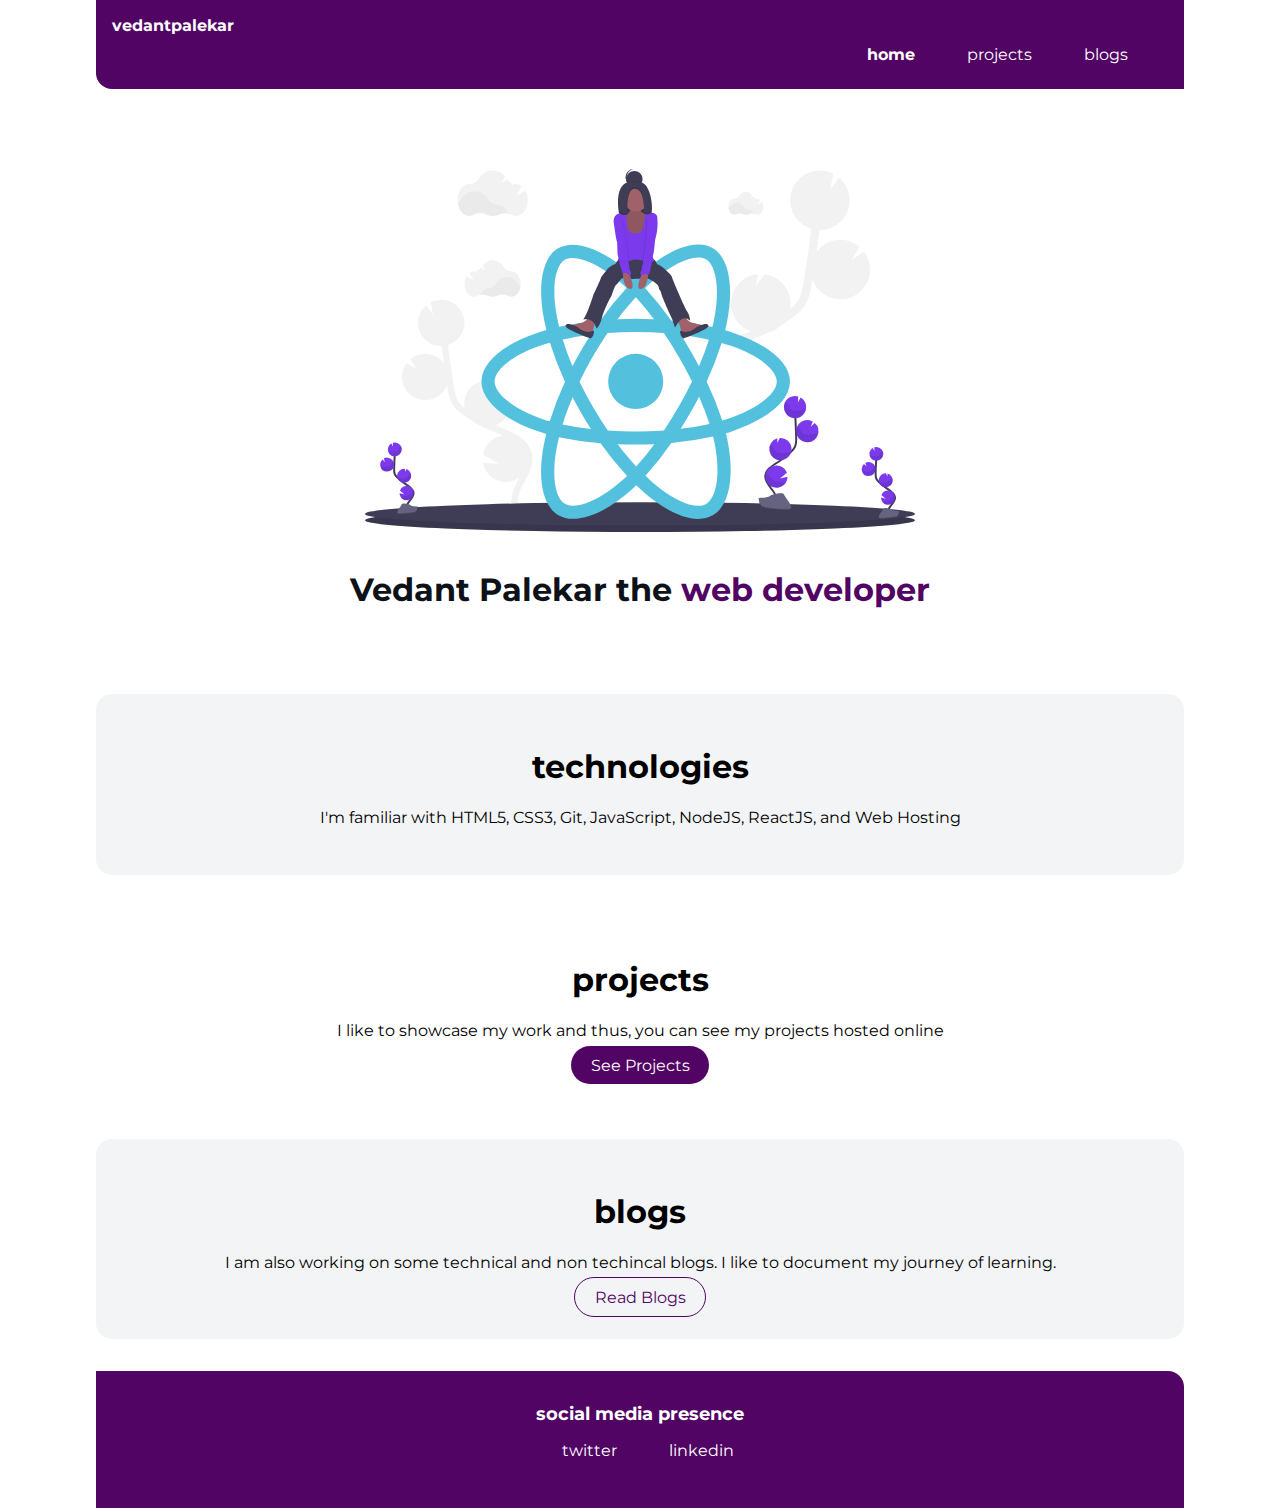
<file: index.html>
<!DOCTYPE html>
<html lang="en">
  <head>
    <meta charset="UTF-8" />
    <meta name="viewport" content="width=device-width, initial-scale=1.0" />
    <title>home | vedantpalekar</title>
    <link href="styles.css" rel="stylesheet" />
  </head>
  <body>
    <nav class="navigation container">
      <div class="nav-brand"><a href="/">vedantpalekar</a></div>
      <ul class="list-non-bullet nav-pills">
        <li class="list-item-inline">
          <a class="link link-active" href="/Portfolio/index.html">home</a>
        </li>
        <li class="list-item-inline">
          <a class="link" href="/Portfolio/projects.html">projects</a>
        </li>
        <li class="list-item-inline">
          <a class="link" href="/Portfolio/blogs.html">blogs</a>
        </li>
      </ul>
    </nav>

    <header class="hero">
      <img class="hero-img" src="images/hero.svg" />
      <h1 class="hero-heading">
        Vedant Palekar the <span class="heading-inverted"> web developer</span>
      </h1>
    </header>

    <section class="section ow">
      <div class="container container-center">
        <h1>technologies</h1>
        <p>
          I'm familiar with HTML5, CSS3, Git, JavaScript, NodeJS, ReactJS, and
          Web Hosting
        </p>
      </div>
    </section>

    <section class="section">
      <div class="container container-center">
        <h1>projects</h1>
        <p>
          I like to showcase my work and thus, you can see my projects hosted
          online
        </p>
        <a class="link link-primary" href="/Portfolio/projects.html">See Projects</a>
      </div>
    </section>

    <section class="section ow">
      <div class="container container-center">
        <h1>blogs</h1>
        <p>
          I am also working on some technical and non techincal blogs. I like to
          document my journey of learning.
        </p>
        <a class="link link-secondary" href="/Portfolio/blogs.html">Read Blogs</a>
      </div>
    </section>

    <footer class="footer">
      <div class="footer-header">social media presence</div>
      <ul class="social-links list-non-bullet">
        <li class="list-item-inline">
          <a class="links" href="https://github.com/hoopinwhoopin" target="_blank">
        </li>
        <li class="list-item-inline">
          <a class="link" href="https://twitter.com/palekar_vedant"> twitter </a>
        </li>
        <li class="list-item-inline">
          <a class="link" href="https://www.linkedin.com/in/vedant-palekar-583258166/">
            linkedin
          </a>
        </li>
      </ul>
    </footer>
  </body>
</html>
</file>
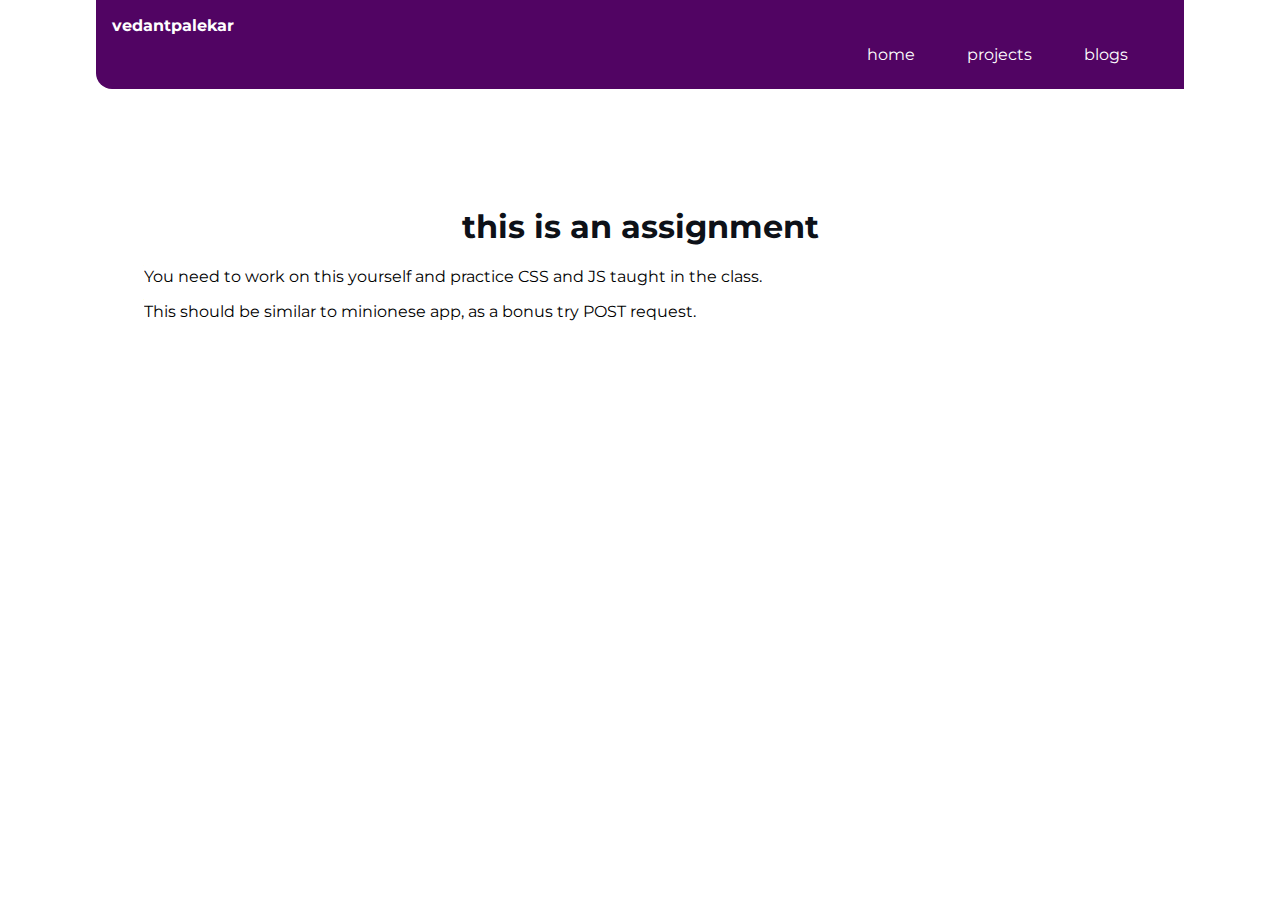
<file: assignments.html>
<!DOCTYPE html>
<html lang="en">

<head>
    <meta charset="UTF-8">
    <meta name="viewport" content="width=device-width, initial-scale=1.0">
    <link href="styles.css" rel="stylesheet" />
    <title>assignment | vedantpalekar</title>
</head>

<body>
    <nav class="navigation container">
        <div class="nav-brand"><a href="/">vedantpalekar</a></div>
        <ul class="list-non-bullet nav-pills">
            <li class="list-item-inline">
                <a class="link" href="/">home</a>
            </li>
            <li class="list-item-inline">
                <a class="link " href="/Portfolio/projects.html">projects</a>
            </li>
            <li class="list-item-inline">
                <a class="link" href="/Portfolio/blogs.html">blogs</a>
            </li>
        </ul>
    </nav>

    <header class="hero">
        <h1 class="hero-heading">this is an assignment</h1>
        <div class="container">
            <p> You need to work on this yourself and practice CSS and JS taught in the class.</p>
            <p>This should be similar to minionese app, as a bonus try POST request.</p>
        </div>
       
    </header>

</body>

</html>
</file>
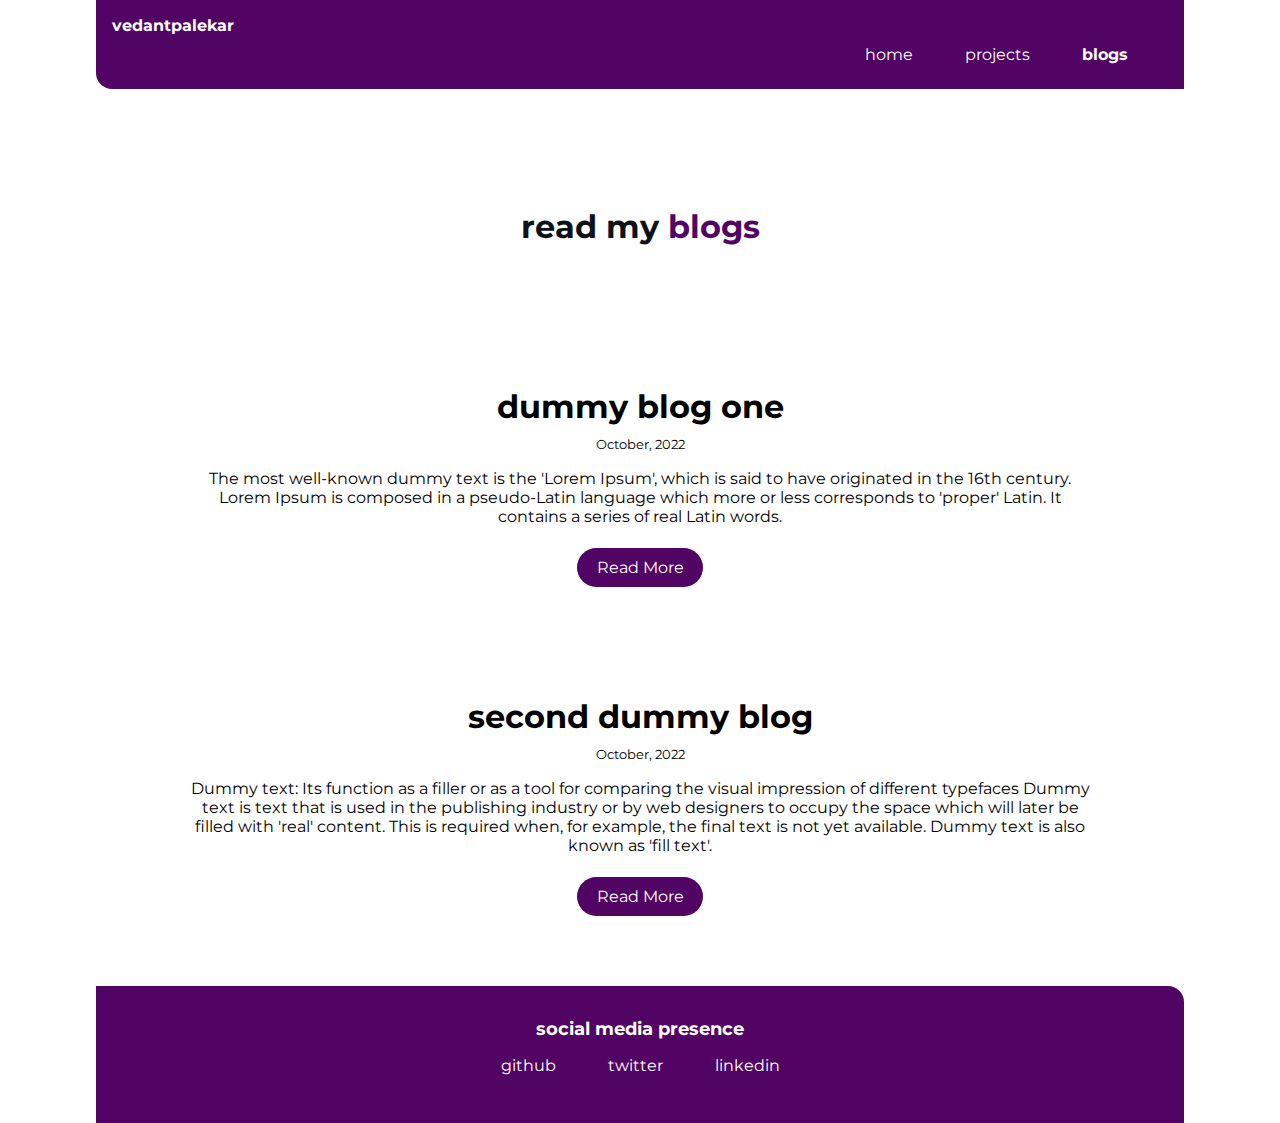
<file: blogs.html>
<!DOCTYPE html>
<html lang="en">
  <head>
    <meta charset="UTF-8" />
    <meta name="viewport" content="width=device-width, initial-scale=1.0" />
    <link href="styles.css" rel="stylesheet" />
    <title>blogs | vedantpalekar</title>
  </head>
  <body>
    <nav class="navigation container">
      <div class="nav-brand"><a href="/">vedantpalekar</a></div>
      <ul class="list-non-bullet nav-pills">
        <li class="list-item-inline">
          <a class="link" href="/">home</a>
        </li>
        <li class="list-item-inline">
          <a class="link" href="/Portfolio/projects.html">projects</a>
        </li>
        <li class="list-item-inline">
          <a class="link link-active" href="/Portfolio/blogs.html">blogs</a>
        </li>
      </ul>
    </nav>

    <header class="hero">
      <h1 class="hero-heading">
        read my <span class="heading-inverted">blogs</span>
      </h1>
    </header>

    <ul class="list-non-bullet">
      <li>
        <article class="showcase-list container container-center">
          <h1>dummy blog one</h1>
          <small>October, 2022</small>
          <p>
            The most well-known dummy text is the 'Lorem Ipsum', which is said
            to have originated in the 16th century. Lorem Ipsum is composed in a
            pseudo-Latin language which more or less corresponds to 'proper'
            Latin. It contains a series of real Latin words.
          </p>

          <a class="link link-primary" href="./dummy-blog.html">Read More</a>
        </article>
      </li>

      <li>
        <article class="showcase-list container container-center">
          <h1>second dummy blog</h1>
          <small>October, 2022</small>
          <p>
            Dummy text: Its function as a filler or as a tool for comparing the
            visual impression of different typefaces Dummy text is text that is
            used in the publishing industry or by web designers to occupy the
            space which will later be filled with 'real' content. This is
            required when, for example, the final text is not yet available.
            Dummy text is also known as 'fill text'.
          </p>

          <a
            class="link link-primary"
            href="https://tanaypratap.substack.com/p/15-lpa-web-dev-job-checklist"
            >Read More</a
          >
        </article>
      </li>
    </ul>

    <footer class="footer">
      <div class="footer-header">social media presence</div>
      <ul class="social-links list-non-bullet">
        <li class="list-item-inline">
          <a class="link" href="https://github.com/hoopinwhoopin"> github </a>
        </li>
        <li class="list-item-inline">
          <a class="link" href="https://twitter.com/palekar_vedant"> twitter </a>
        </li>
        <li class="list-item-inline">
          <a class="link" href="https://www.linkedin.com/in/vedant-palekar-583258166/">
            linkedin
          </a>
        </li>
      </ul>
    </footer>
  </body>
</html>
</file>
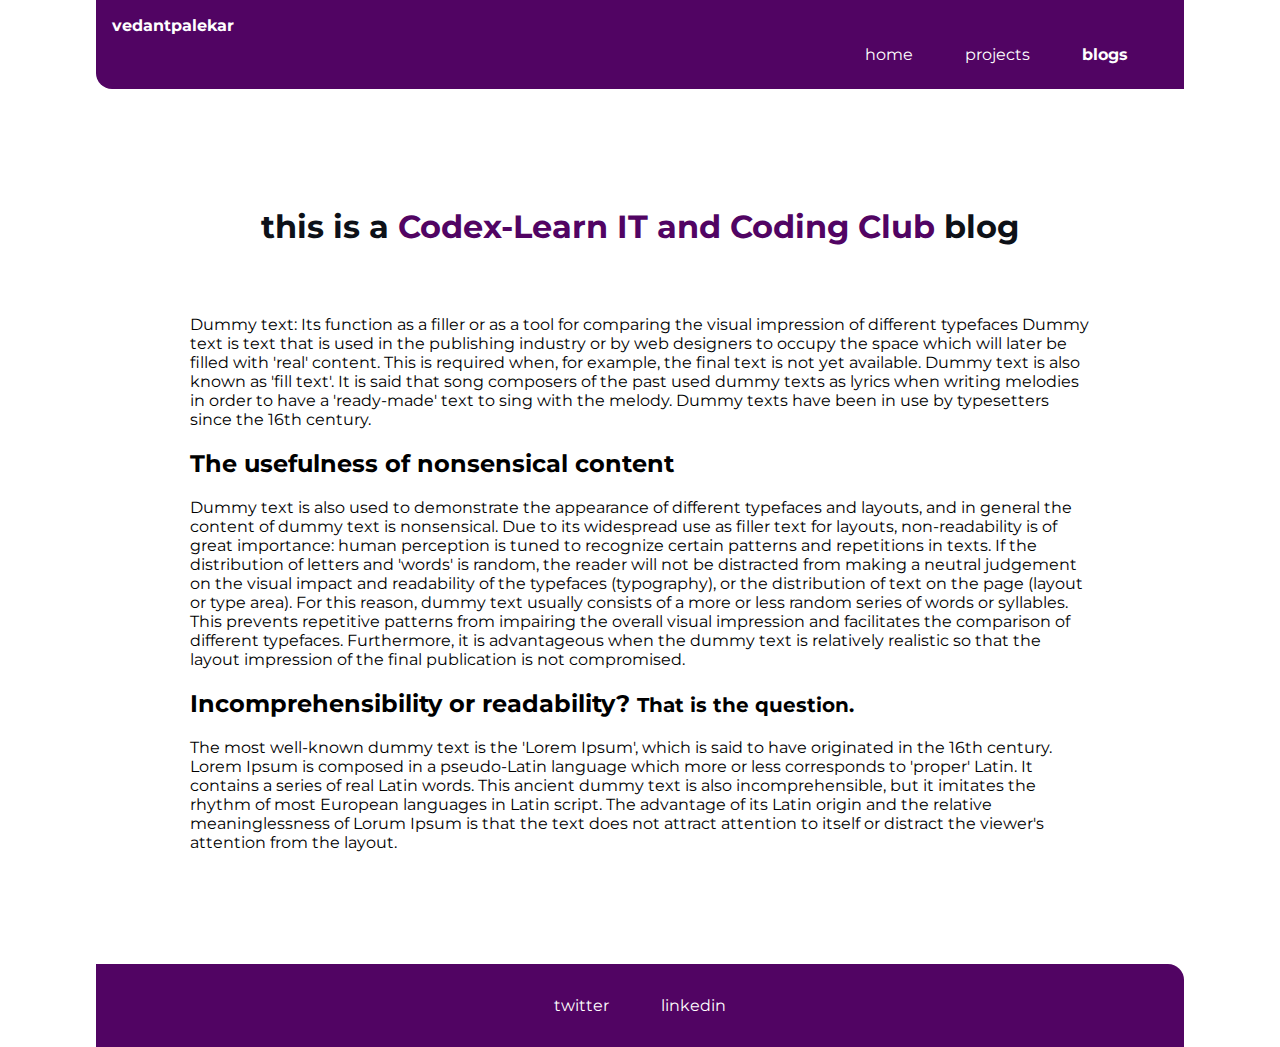
<file: dummy-blog.html>
<!DOCTYPE html>
<html lang="en">
  <head>
    <meta charset="UTF-8" />
    <meta name="viewport" content="width=device-width, initial-scale=1.0" />
    <link href="styles.css" rel="stylesheet" />
    <title>blogs | vedantpalekar</title>
  </head>

  <body>
    <nav class="navigation container">
      <div class="nav-brand"><a href="/">vedantpalekar</a></div>
      <ul class="list-non-bullet nav-pills">
        <li class="list-item-inline">
          <a class="link" href="/">home</a>
        </li>
        <li class="list-item-inline">
          <a class="link" href="/Portfolio/projects.html">projects</a>
        </li>
        <li class="list-item-inline">
          <a class="link link-active" href="/Portfolio/blogs.html">blogs</a>
        </li>
      </ul>
    </nav>

    <header class="hero">
      <h1 class="hero-heading">
        this is a <span class="heading-inverted">Codex-Learn IT and Coding Club</span> blog
      </h1>
    </header>

    <article class="container-center showcase-blog">
      <p>
        Dummy text: Its function as a filler or as a tool for comparing the
        visual impression of different typefaces Dummy text is text that is used
        in the publishing industry or by web designers to occupy the space which
        will later be filled with 'real' content. This is required when, for
        example, the final text is not yet available. Dummy text is also known
        as 'fill text'. It is said that song composers of the past used dummy
        texts as lyrics when writing melodies in order to have a 'ready-made'
        text to sing with the melody. Dummy texts have been in use by
        typesetters since the 16th century.
      </p>

      <h2>The usefulness of nonsensical content</h2>
      <p>
        Dummy text is also used to demonstrate the appearance of different
        typefaces and layouts, and in general the content of dummy text is
        nonsensical. Due to its widespread use as filler text for layouts,
        non-readability is of great importance: human perception is tuned to
        recognize certain patterns and repetitions in texts. If the distribution
        of letters and 'words' is random, the reader will not be distracted from
        making a neutral judgement on the visual impact and readability of the
        typefaces (typography), or the distribution of text on the page (layout
        or type area). For this reason, dummy text usually consists of a more or
        less random series of words or syllables. This prevents repetitive
        patterns from impairing the overall visual impression and facilitates
        the comparison of different typefaces. Furthermore, it is advantageous
        when the dummy text is relatively realistic so that the layout
        impression of the final publication is not compromised.
      </p>

      <h2>
        Incomprehensibility or readability? <small>That is the question.</small>
      </h2>
      <p>
        The most well-known dummy text is the 'Lorem Ipsum', which is said to
        have originated in the 16th century. Lorem Ipsum is composed in a
        pseudo-Latin language which more or less corresponds to 'proper' Latin.
        It contains a series of real Latin words. This ancient dummy text is
        also incomprehensible, but it imitates the rhythm of most European
        languages in Latin script. The advantage of its Latin origin and the
        relative meaninglessness of Lorum Ipsum is that the text does not
        attract attention to itself or distract the viewer's attention from the
        layout.
      </p>
    </article>

    <footer class="footer">
      <a class="links" href="https://github.com/hoopinwhoopin" target="_blank">
      </li>
      <li class="list-item-inline">
        <a class="link" href="https://twitter.com/palekar_vedant"> twitter </a>
      </li>
      <li class="list-item-inline">
        <a class="link" href="https://www.linkedin.com/in/vedant-palekar-583258166/">
          linkedin
        </a>
        </li>
      </ul>
    </footer>
  </body>
</html>
</file>
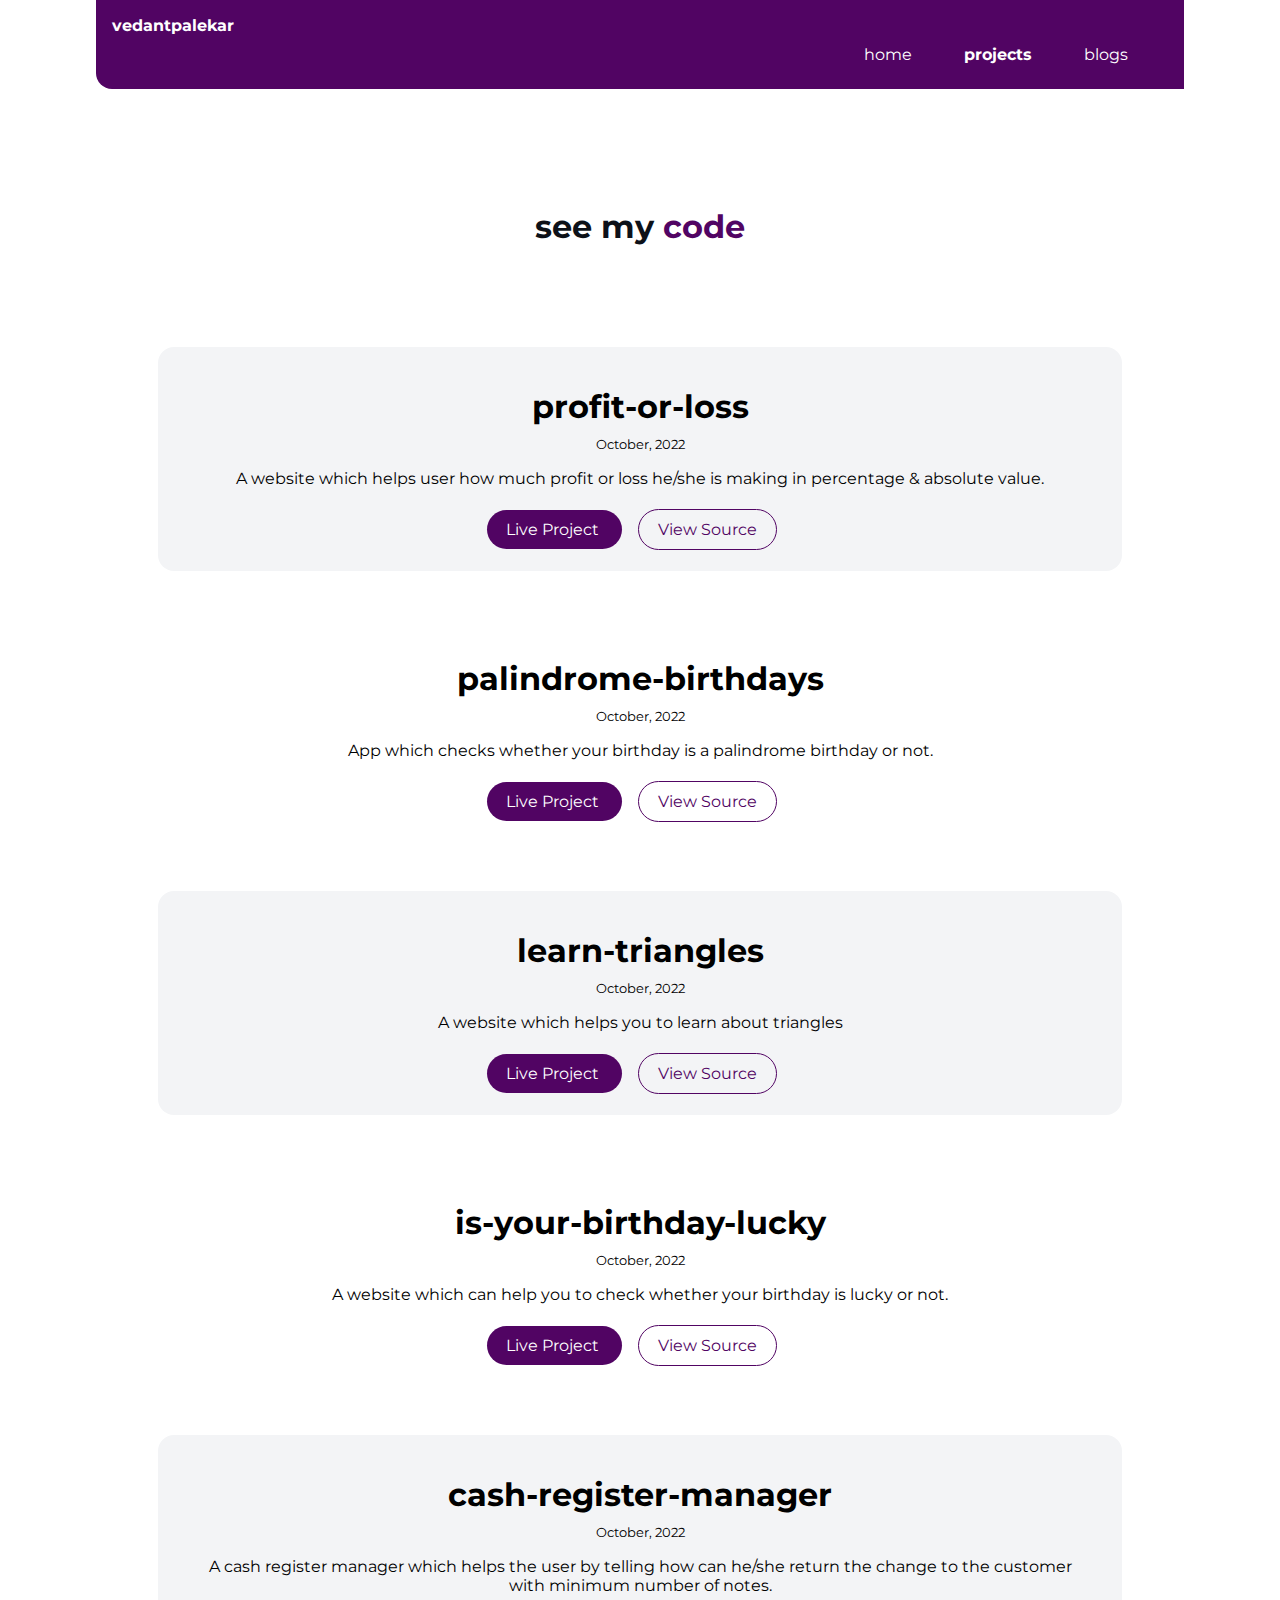
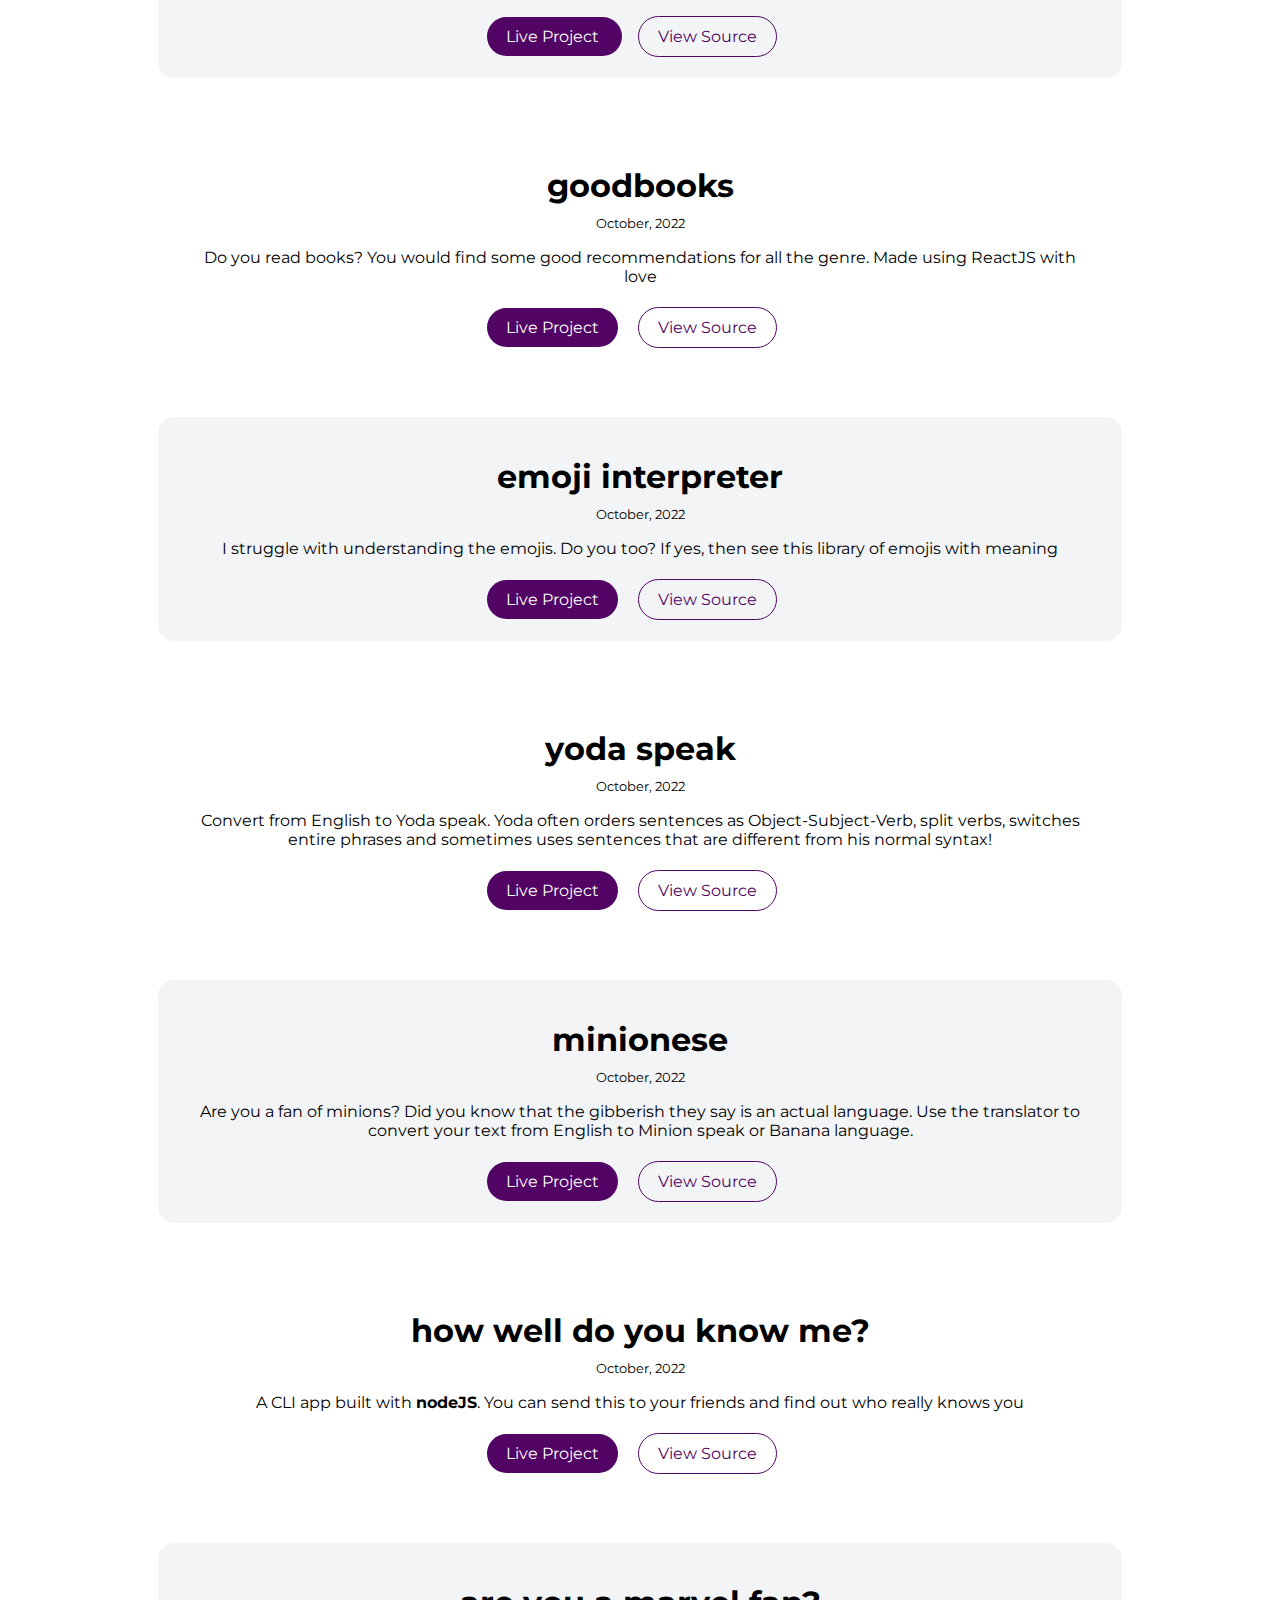
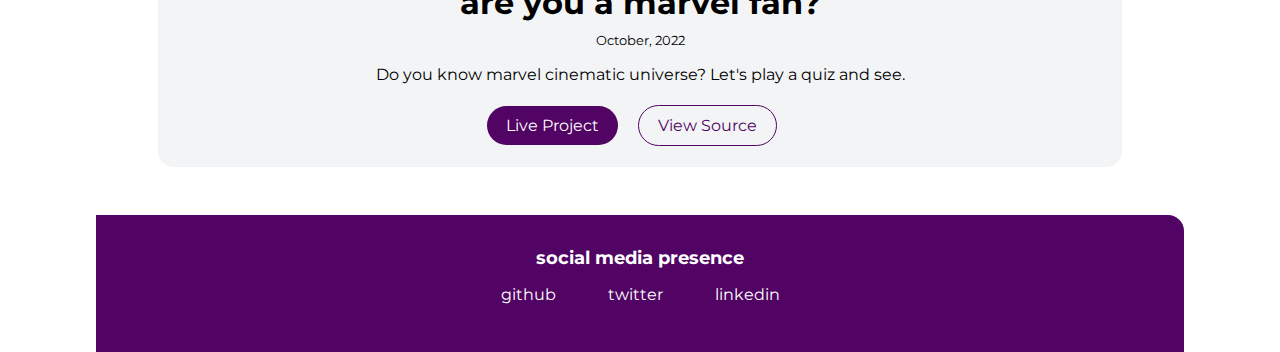
<file: projects.html>
<!DOCTYPE html>
<html lang="en">
  <head>
    <meta charset="UTF-8" />
    <meta name="viewport" content="width=device-width, initial-scale=1.0" />
    <link href="styles.css" rel="stylesheet" />
    <title>projects | vedantpalekar</title>
  </head>
  <body>
    <nav class="navigation container">
      <div class="nav-brand"><a href="/">vedantpalekar</a></div>
      <ul class="list-non-bullet nav-pills">
        <li class="list-item-inline">
          <a class="link" href="/Portfolio/index.html">home</a>
        </li>
        <li class="list-item-inline">
          <a class="link link-active" href="/Portfolio/projects.html">projects</a>
        </li>
        <li class="list-item-inline">
          <a class="link" href="/Portfolio/blogs.html">blogs</a>
        </li>
      </ul>
    </nav>

    <header class="hero">
      <h1 class="hero-heading">
        see my <span class="heading-inverted"> code</span>
      </h1>
    </header>

    <ul class="list-non-bullet">
      <li>
        <article class="showcase-list container container-center ow">
          <h1>profit-or-loss</h1>
          <small>October, 2022</small>
          <p>
            A website which helps user how much profit or loss he/she is making
            in percentage & absolute value.
          </p>

          <a
            class="link link-primary"
            href="https://6345b3126c1ad50e396e0ddd--mellifluous-croissant-ab7576.netlify.app/"
          >
            Live Project
          </a>
          <a
            class="link link-secondary"
            href="https://github.com/hoopinwhoopin/profirtloss"
          >
            View Source
          </a>
        </article>
      </li>

      <li>
        <article class="showcase-list container container-center">
          <h1>palindrome-birthdays</h1>
          <small>October, 2022</small>
          <p>
            App which checks whether your birthday is a palindrome birthday or
            not.
          </p>

          <a
            class="link link-primary"
            href="https://spectacular-rabanadas-25315e.netlify.app"
          >
            Live Project
          </a>
          <a
            class="link link-secondary"
            href="https://github.com/hoopinwhoopin/palindrome"
          >
            View Source
          </a>
        </article>
      </li>

      <li>
        <article class="showcase-list container container-center ow">
          <h1>learn-triangles</h1>
          <small>October, 2022</small>
          <p>A website which helps you to learn about triangles</p>

          <a
            class="link link-primary"
            href="https://subtle-kashata-f25132.netlify.app"
          >
            Live Project
          </a>
          <a
            class="link link-secondary"
            href="https://github.com/hoopinwhoopin/learntriangles"
          >
            View Source
          </a>
        </article>
      </li>

      <li>
        <article class="showcase-list container container-center">
          <h1>is-your-birthday-lucky</h1>
          <small>October, 2022</small>
          <p>
            A website which can help you to check whether your birthday is lucky
            or not.
          </p>

          <a
            class="link link-primary"
            href="https://genuine-cucurucho-7784a6.netlify.app"
          >
            Live Project
          </a>
          <a
            class="link link-secondary"
            href="https://github.com/neogcamp/build-is-your-birthday-lucky"
            >View Source</a
          >
        </article>
      </li>

      <li>
        <article class="showcase-list container container-center ow">
          <h1>cash-register-manager</h1>
          <small>October, 2022</small>
          <p>
            A cash register manager which helps the user by telling how can
            he/she return the change to the customer with minimum number of
            notes.
          </p>

          <a
            class="link link-primary"
            href="https://admirable-sundae-35bae6.netlify.app"
          >
            Live Project
          </a>
          <a
            class="link link-secondary"
            href="https://github.com/neogcamp/build-cash-register-manager"
            >View Source</a
          >
        </article>
      </li>

      <li>
        <article class="showcase-list container container-center">
          <h1>goodbooks</h1>
          <small>October, 2022</small>
          <p>
            Do you read books? You would find some good recommendations for all
            the genre. Made using ReactJS with love
          </p>

          <a class="link link-primary" href="https://hiq3h.csb.app/"
            >Live Project</a
          >
          <a
            class="link link-secondary"
            href="https://github.com/tanaypratap/neogcamp-lesson-five-assignments"
            >View Source</a
          >
        </article>
      </li>

      <li>
        <article class="showcase-list container container-center ow">
          <h1>emoji interpreter</h1>
          <small>October, 2022</small>
          <p>
            I struggle with understanding the emojis. Do you too? If yes, then
            see this library of emojis with meaning
          </p>

          <a class="link link-primary" href="https://l4w0y.csb.app/"
            >Live Project</a
          >
          <a
            class="link link-secondary"
            href="https://github.com/tanaypratap/neogcamp-practice-emoji-app"
            >View Source</a
          >
        </article>
      </li>

      <li>
        <article class="showcase-list container container-center">
          <h1>yoda speak</h1>
          <small>October, 2022</small>
          <p>
            Convert from English to Yoda speak. Yoda often orders sentences as
            Object-Subject-Verb, split verbs, switches entire phrases and
            sometimes uses sentences that are different from his normal syntax!
          </p>

          <a class="link link-primary" href="assignments.html">Live Project</a>
          <a class="link link-secondary" href="assignments.html">View Source</a>
        </article>
      </li>

      <li>
        <article class="showcase-list container container-center ow">
          <h1>minionese</h1>
          <small>October, 2022</small>
          <p>
            Are you a fan of minions? Did you know that the gibberish they say
            is an actual language. Use the translator to convert your text from
            English to Minion speak or Banana language.
          </p>

          <a
            class="link link-primary"
            href="https://github.com/tanaypratap/neogcamp-banana-speak"
            >Live Project</a
          >
          <a
            class="link link-secondary"
            href="https://bananaspeakpractice.netlify.app/"
            >View Source</a
          >
        </article>
      </li>

      <li>
        <article class="showcase-list container container-center">
          <h1>how well do you know me?</h1>
          <small>October, 2022</small>
          <p>
            A CLI app built with <strong>nodeJS</strong>. You can send this to
            your friends and find out who really knows you
          </p>

          <a
            class="link link-primary"
            href="https://repl.it/@tanaypratap/end-game?embed=true"
            >Live Project</a
          >
          <a
            class="link link-secondary"
            href="https://github.com/tanaypratap/neogcamp-cli-project-1"
            >View Source</a
          >
        </article>
      </li>

      <li>
        <article class="showcase-list container container-center ow">
          <h1>are you a marvel fan?</h1>
          <small>October, 2022</small>
          <p>
            Do you know marvel cinematic universe? Let's play a quiz and see.
          </p>

          <a
            class="link link-primary"
            href="https://repl.it/@tanaypratap/quiz-on-marvel?embed=true"
            >Live Project</a
          >
          <a
            class="link link-secondary"
            href="https://github.com/tanaypratap/neogcamp-quiz-on-marvel"
            >View Source</a
          >
        </article>
      </li>
    </ul>

    <footer class="footer">
      <div class="footer-header">social media presence</div>
      <ul class="social-links list-non-bullet">
        <li class="list-item-inline">
          <a class="link" href="https://github.com/hoopinwhoopin"> github </a>
        </li>
        <li class="list-item-inline">
          <a class="link" href="https://twitter.com/palekar_vedant"> twitter </a>
        </li>
        <li class="list-item-inline">
          <a class="link" href="https://www.linkedin.com/in/vedant-palekar-583258166/">
            linkedin
          </a>
        </li>
      </ul>
    </footer>
  </body>
</html>
</file>
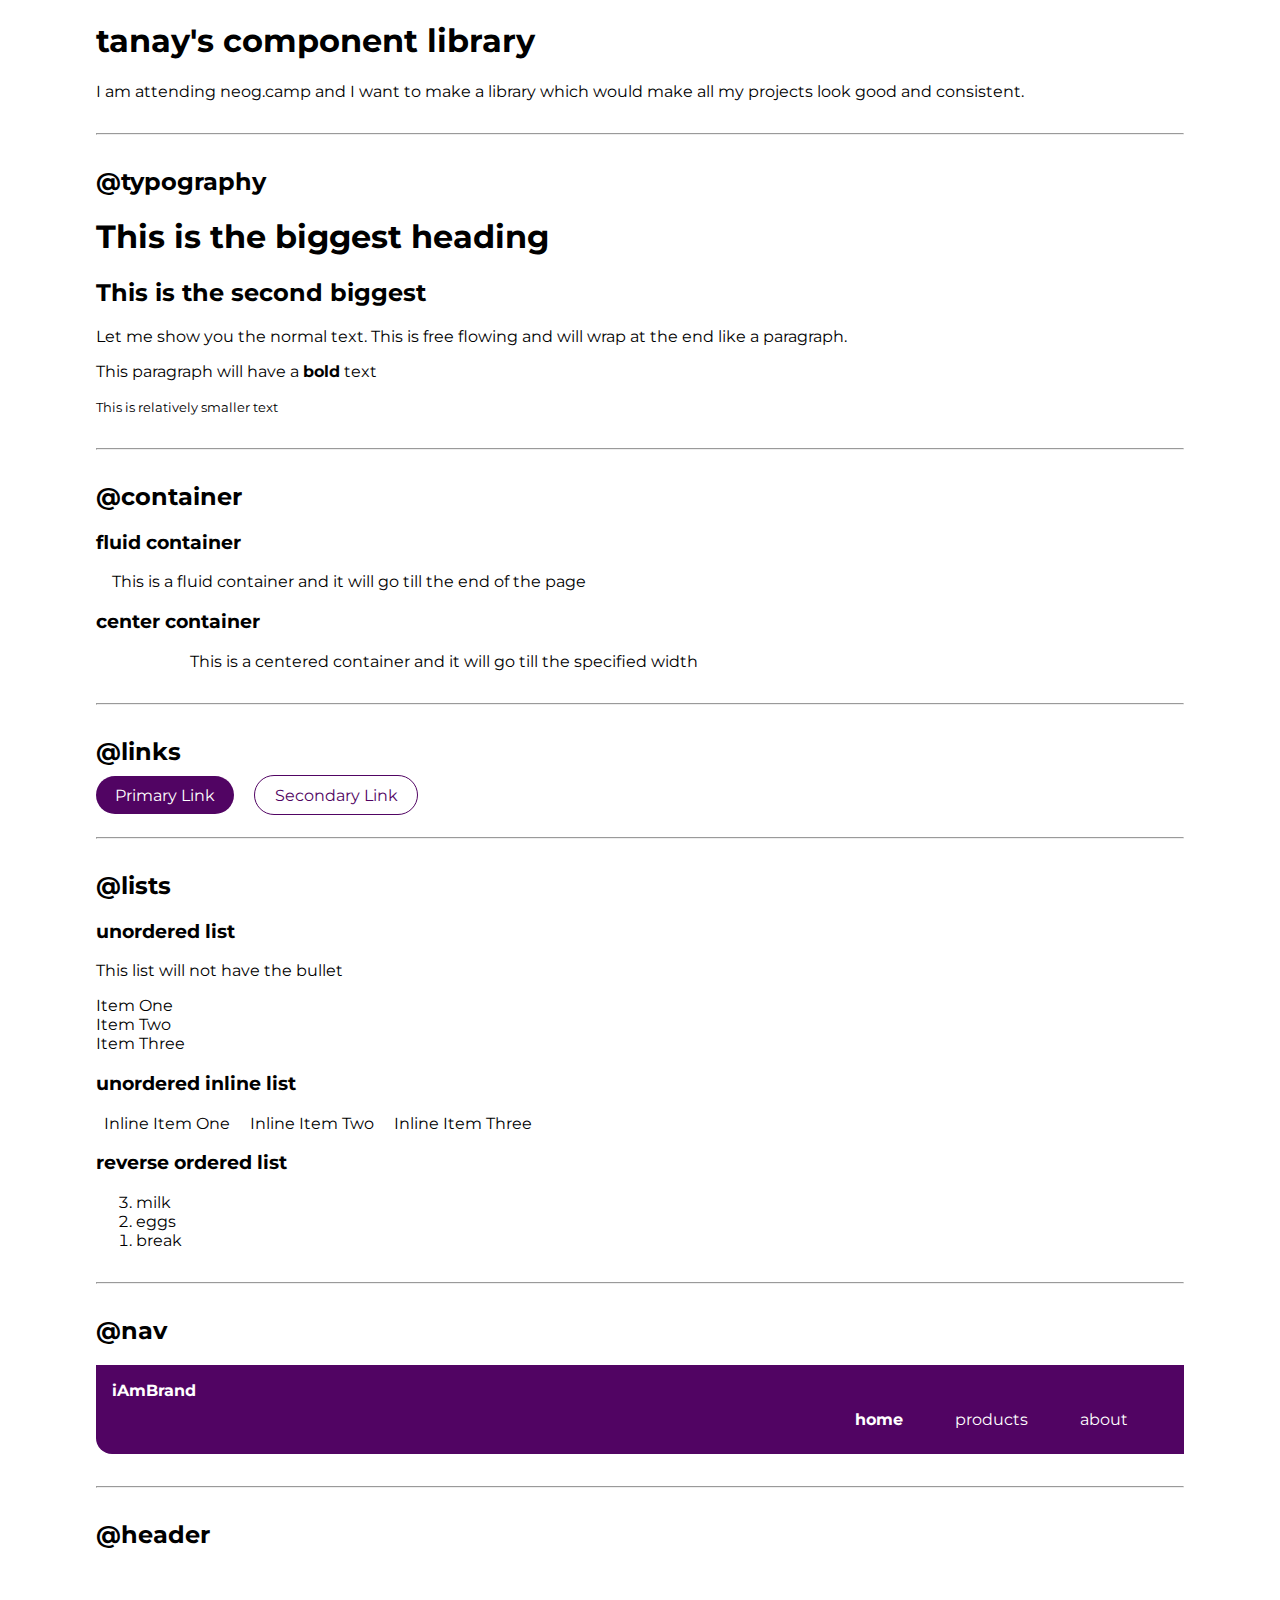
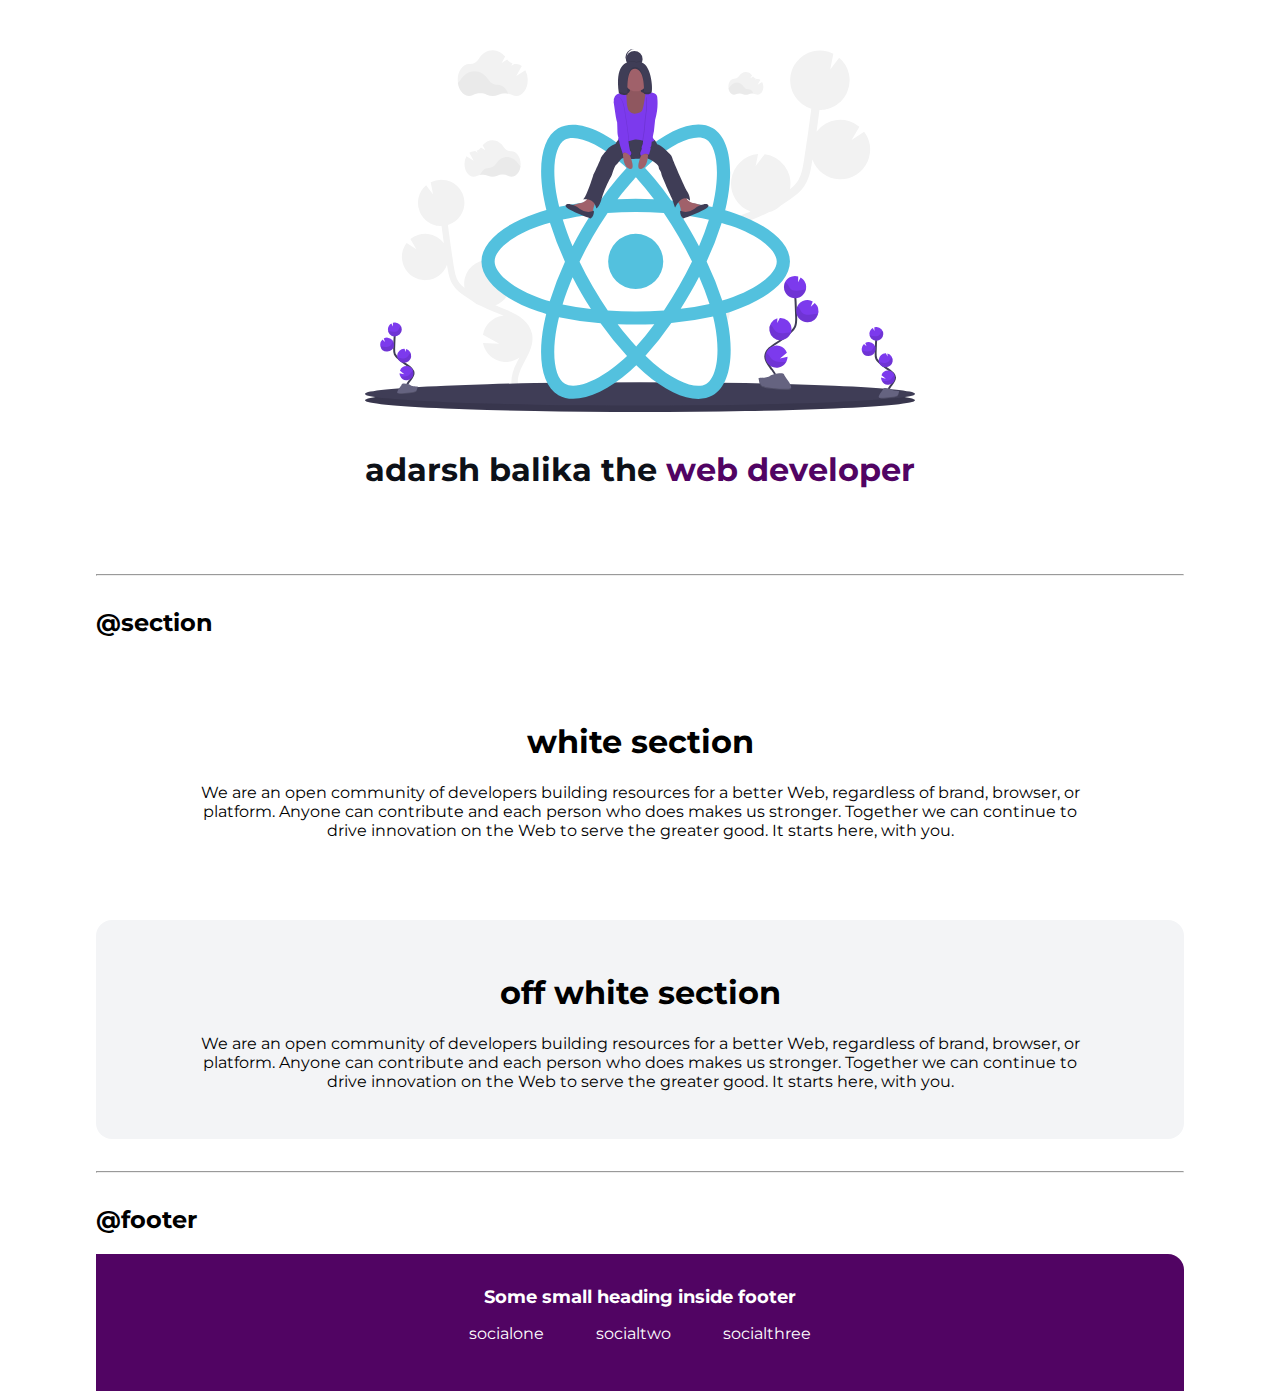
<file: lib/components.html>
<!DOCTYPE html>
<html lang="en">

<head>
    <meta charset="UTF-8">
    <meta name="viewport" content="width=device-width, initial-scale=1.0">
    <title>Component Library</title>

    <link href="/styles.css" rel="stylesheet" />
</head>

<body>
    <h1>tanay's component library</h1>
    <p>I am attending neog.camp and I want to make a library which would make all my projects look good and consistent.
    </p>

    <hr>


    <h2>@typography</h2>

    <h1>This is the biggest heading</h1>
    <h2>This is the second biggest</h2>
    <p> Let me show you the normal text. This is free flowing and will wrap at the end like a paragraph. </p>
    <p>This paragraph will have a <strong>bold</strong> text</p>
    <small>This is relatively smaller text</small>

    <hr>

    <h2>@container</h2>

    <h3>fluid container</h3>
    <div class="container">This is a fluid container and it will go till the end of the page</div>

    <h3>center container</h3>
    <div class="container container-center">This is a centered container and it will go till the specified width</div>

    <hr>

    <h2>@links</h2>

    <a class="link link-primary" href="/">Primary Link</a>
    <a class="link link-secondary" href="/">Secondary Link</a>

    <hr>

    <h2>@lists</h2>

    <h3>unordered list</h3>
    <p> This list will not have the bullet</p>

    <ul class="list-non-bullet">
        <li>Item One</li>
        <li>Item Two</li>
        <li>Item Three</li>

    </ul>

    <h3> unordered inline list</h3>

    <ul class="list-non-bullet">
        <li class="list-item-inline">Inline Item One</li>
        <li class="list-item-inline">Inline Item Two</li>
        <li class="list-item-inline">Inline Item Three</li>
    </ul>

    <h3> reverse ordered list</h3>

    <ol reversed>
        <li>milk</li>
        <li>eggs</li>
        <li>break</li>
    </ol>

    <hr />

    <h2>@nav</h2>

    <nav class="navigation container">
        <div class="nav-brand">iAmBrand</div>
        <ul class="list-non-bullet nav-pills">
            <li class="list-item-inline">
                <a class="link link-active" href="/">home</a>
            </li>
            <li class="list-item-inline">
                <a class="link" href="/">products</a>
            </li>
            <li class="list-item-inline">
                <a class="link" href="/">about</a>
            </li>
        </ul>
    </nav>

    <hr>

    <h2>@header</h2>

    <header class="hero">
        <img class="hero-img" src="/images/hero.svg" />
        <h1 class="hero-heading">adarsh balika the <span class="heading-inverted"> web developer</span></h1>
    </header>

    <hr>
    <h2>@section</h2>
    <section class="section">
        <div class="container container-center">
            <h1>white section</h1>
            <p>We are an open community of developers building resources for a better Web, regardless of brand, browser,
                or platform. Anyone can contribute and each person who does makes us stronger. Together we can continue
                to drive innovation on the Web to serve the greater good. It starts here, with you.</p>
        </div>

    </section>

    <section class="section ow">
        <div class="container container-center">
            <h1>off white section</h1>
            <p>We are an open community of developers building resources for a better Web, regardless of brand, browser,
                or platform. Anyone can contribute and each person who does makes us stronger. Together we can continue
                to drive innovation on the Web to serve the greater good. It starts here, with you.</p>
        </div>

    </section>

    <hr>

    <h2>@footer</h2>

    <footer class="footer">
        <div class="footer-header">Some small heading inside footer</div>
        <ul class="social-links list-non-bullet">
            <li class="list-item-inline">
                <a class="link" href="/">
                    socialone
                </a>
            </li>
            <li class="list-item-inline">
                <a class="link" href="/">
                    socialtwo
                </a>
            </li>
            <li class="list-item-inline">
                <a class="link" href="/">
                    socialthree
                </a>
            </li>
            
        </ul>
    </footer>

    </div>
</body>

</html>
</file>
<file: styles.css>
@import url("https://fonts.googleapis.com/css2?family=Montserrat:wght@400;700&display=swap");

:root {
  --primary-color: #510463;
  --off-white: #f3f4f6;
  --dark-gray: #0d1118;
}

body {
  font-family: "Montserrat", sans-serif;
  margin: 0px auto;
  max-width: 85%;
  width: 100%;
}

hr {
  margin: 2rem 0rem;
}

/** spaces **/

.margin-md {
  margin: 2rem;
}

/** container **/
.container {
  padding: 0rem 1rem;
}

.container-center {
  max-width: 900px;
  width: 100%;
  margin: auto;
}

/** links **/
.link {
  box-sizing: border-box;
  text-decoration: none;
  padding: 0.5rem 1rem;
}

.link-primary {
  max-width: 140px;
  padding: 0.6rem 1.2rem;
  background-color: var(--primary-color);
  color: #fff;
  margin: 1rem auto;
  border-radius: 2rem;
}

.link-secondary {
  max-width: 140px;
  margin: 1rem;
  padding: 0.6rem 1.2rem;
  border-radius: 2rem;
  border: 1px solid var(--primary-color);
  color: var(--primary-color);
}

/** look into BEM naming convention for CSS **/

/** lists **/

.list-non-bullet {
  list-style: none;
  padding-inline-start: 0px;
}

.list-item-inline {
  display: inline;
  padding: 0rem 0.5rem;
}

/** navigation **/

.navigation {
  background-color: var(--primary-color);
  color: white;
  padding: 1rem;
  border-bottom-left-radius: 1rem;
}

.navigation .nav-brand {
  font-weight: bold;
}

.nav-brand a {
  text-decoration: none;
  color: inherit;
}

.navigation .nav-pills {
  text-align: right;
  margin: 0.6rem 1rem;
}

.navigation .link {
  color: white;
}

.navigation .link-active {
  font-weight: bold;
}

/** header **/

.hero {
  padding: 2rem;
  padding-top: 5rem;
}

.hero .hero-img {
  max-width: 80%;
  width: 550px;
  display: block;
  margin: auto;
}

.hero .hero-heading {
  text-align: center;
  padding-top: 1rem;
  color: var(--dark-gray);
}

.hero .hero-heading .heading-inverted {
  color: var(--primary-color);
}

/** sections **/

.section {
  padding: 2rem;
  margin: 2rem 0;
  border-radius: 1rem;
  text-align: center;
}

.section h1 {
  text-align: center;
}

.ow {
  background-color: var(--off-white);
}

/** footers **/

.footer {
  background-color: var(--primary-color);
  padding: 2rem 1rem;
  text-align: center;
  color: white;
  border-top-right-radius: 1rem;
}

.footer .link {
  color: white;
}

.footer .footer-header {
  font-weight: bold;
  font-size: large;
}

.footer ul {
  padding-inline-start: 0px;
}

/** projects **/
.showcase-list {
  /* padding: 2rem; */
  padding: 2rem;
  border-radius: 1rem;
  text-align: center;
  margin: 3rem auto;
}
.showcase-list h1 {
  margin: 0.5rem;
}

.showcase-list p {
  padding-bottom: 1rem;
}

/** blogs **/

.showcase-blog {
  padding-bottom: 6rem;
}

@media (max-width: 900px) {
  body {
    max-width: 95%;
    width: 100%;
  }

  .list-item-inline {
    display: inline;
    padding: 0rem;
  }

  .container-center {
    width: auto;
  }

  .link-primary {
    display: block;
  }
}
</file>
